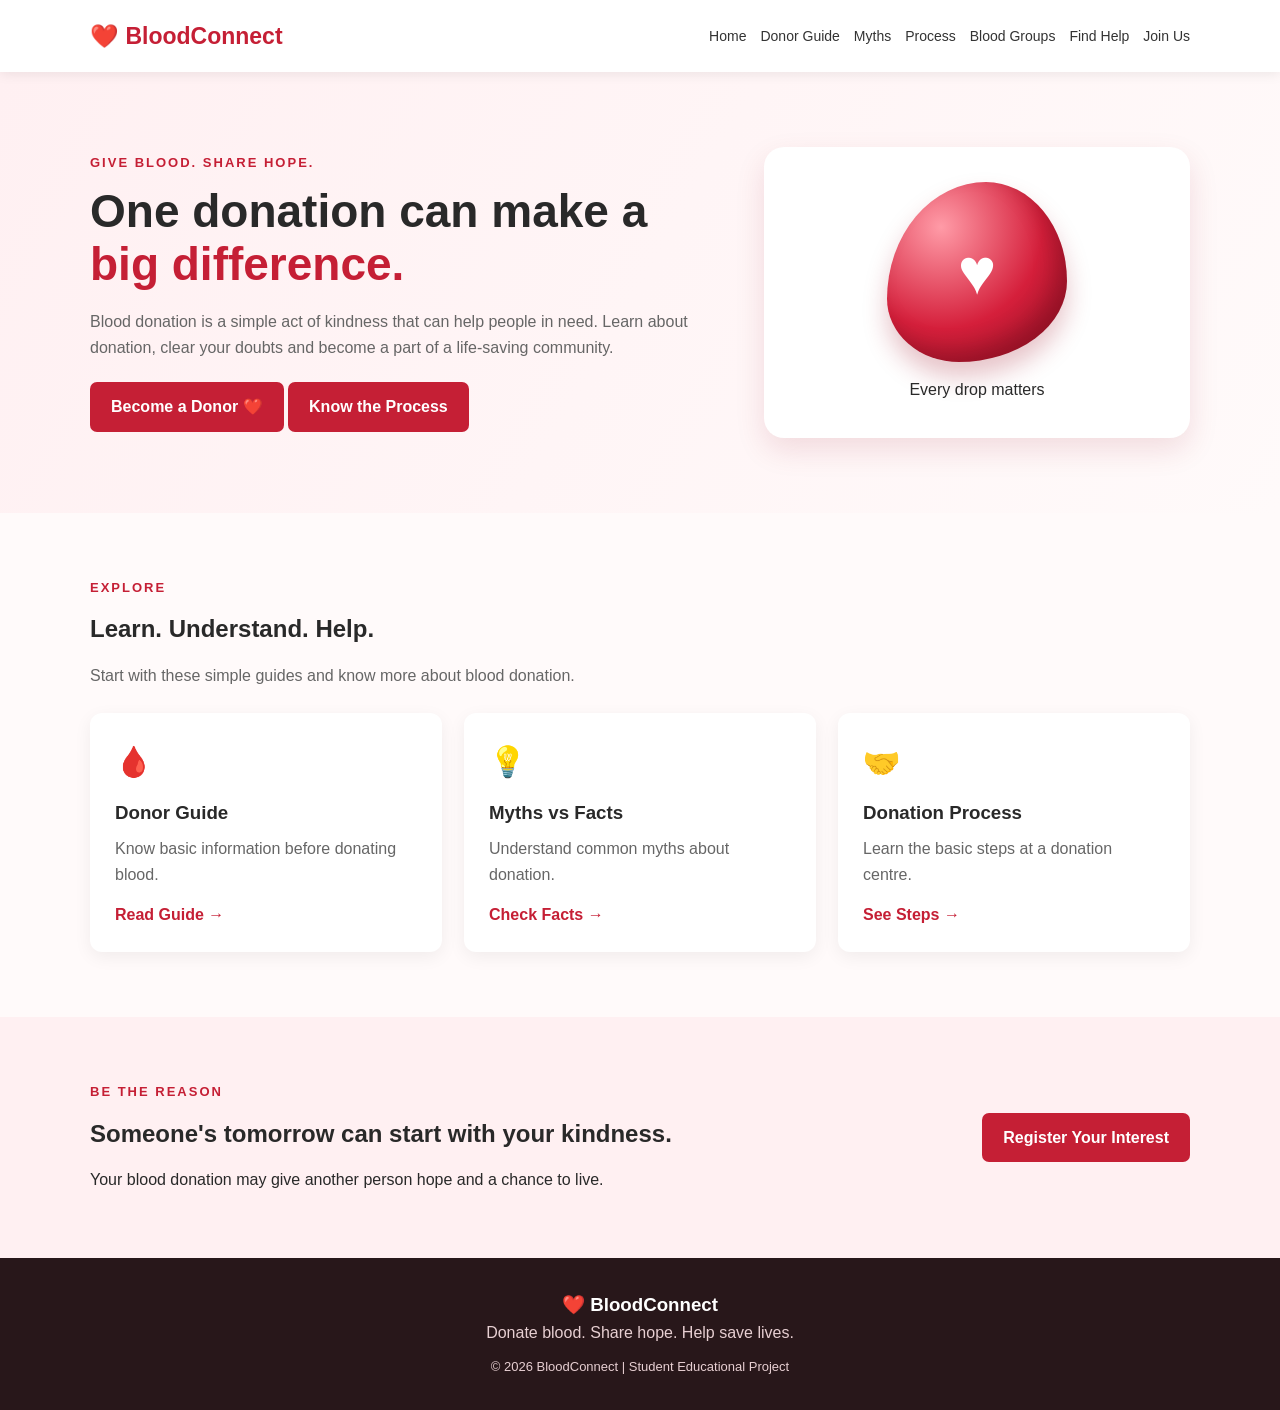
<file: index.html>
<!DOCTYPE html>
<html lang="en">
<head>
    <meta charset="UTF-8">
    <meta name="viewport" content="width=device-width, initial-scale=1.0">
    <title>BloodConnect - Home</title>
    <!-- Ye line HTML ko CSS file ke saath connect karti hai -->
    <link rel="stylesheet" href="style.css">
</head>
<body>
<header>
    <div class="container navbar">
        <a class="logo" href="index.html">❤️ BloodConnect</a>
        <nav>
            <a href="index.html">Home</a>
            <a href="donor-guide.html">Donor Guide</a>
            <a href="myths.html">Myths</a>
            <a href="process.html">Process</a>
            <a href="blood-groups.html">Blood Groups</a>
            <a href="find-help.html">Find Help</a>
            <a href="join.html">Join Us</a>
        </nav>
    </div>
</header>
<main>

<section class="hero">
    <div class="container hero-content">
        <div>
            <p class="tag">GIVE BLOOD. SHARE HOPE.</p>
            <h1>One donation can make a <span>big difference.</span></h1>
            <p class="intro">Blood donation is a simple act of kindness that can help people in need. Learn about donation, clear your doubts and become a part of a life-saving community.</p>
            <a class="button" href="join.html">Become a Donor ❤️</a>
            <a class="button" href="process.html">Know the Process</a>
        </div>
        <div class="blood-art">
            <div class="big-drop">♥</div>
            <p>Every drop matters</p>
        </div>
    </div>
</section>
<section class="section">
    <div class="container">
        <p class="tag">EXPLORE</p>
        <h2>Learn. Understand. Help.</h2>
        <p class="section-intro">Start with these simple guides and know more about blood donation.</p>
        <div class="card-grid">
            <div class="card"><div class="card-icon">🩸</div><h3>Donor Guide</h3><p>Know basic information before donating blood.</p><a href="donor-guide.html">Read Guide →</a></div>
            <div class="card"><div class="card-icon">💡</div><h3>Myths vs Facts</h3><p>Understand common myths about donation.</p><a href="myths.html">Check Facts →</a></div>
            <div class="card"><div class="card-icon">🤝</div><h3>Donation Process</h3><p>Learn the basic steps at a donation centre.</p><a href="process.html">See Steps →</a></div>
        </div>
    </div>
</section>
<section class="section soft-bg">
    <div class="container motivation"><div><p class="tag">BE THE REASON</p><h2>Someone's tomorrow can start with your kindness.</h2><p>Your blood donation may give another person hope and a chance to live.</p></div><a class="button" href="join.html#donor-form">Register Your Interest</a></div>
</section>

</main>
<footer>
    <div class="container">
        <h3>❤️ BloodConnect</h3>
        <p>Donate blood. Share hope. Help save lives.</p>
        <p class="copyright">© 2026 BloodConnect | Student Educational Project</p>
    </div>
</footer>
</body>
</html>
</file>
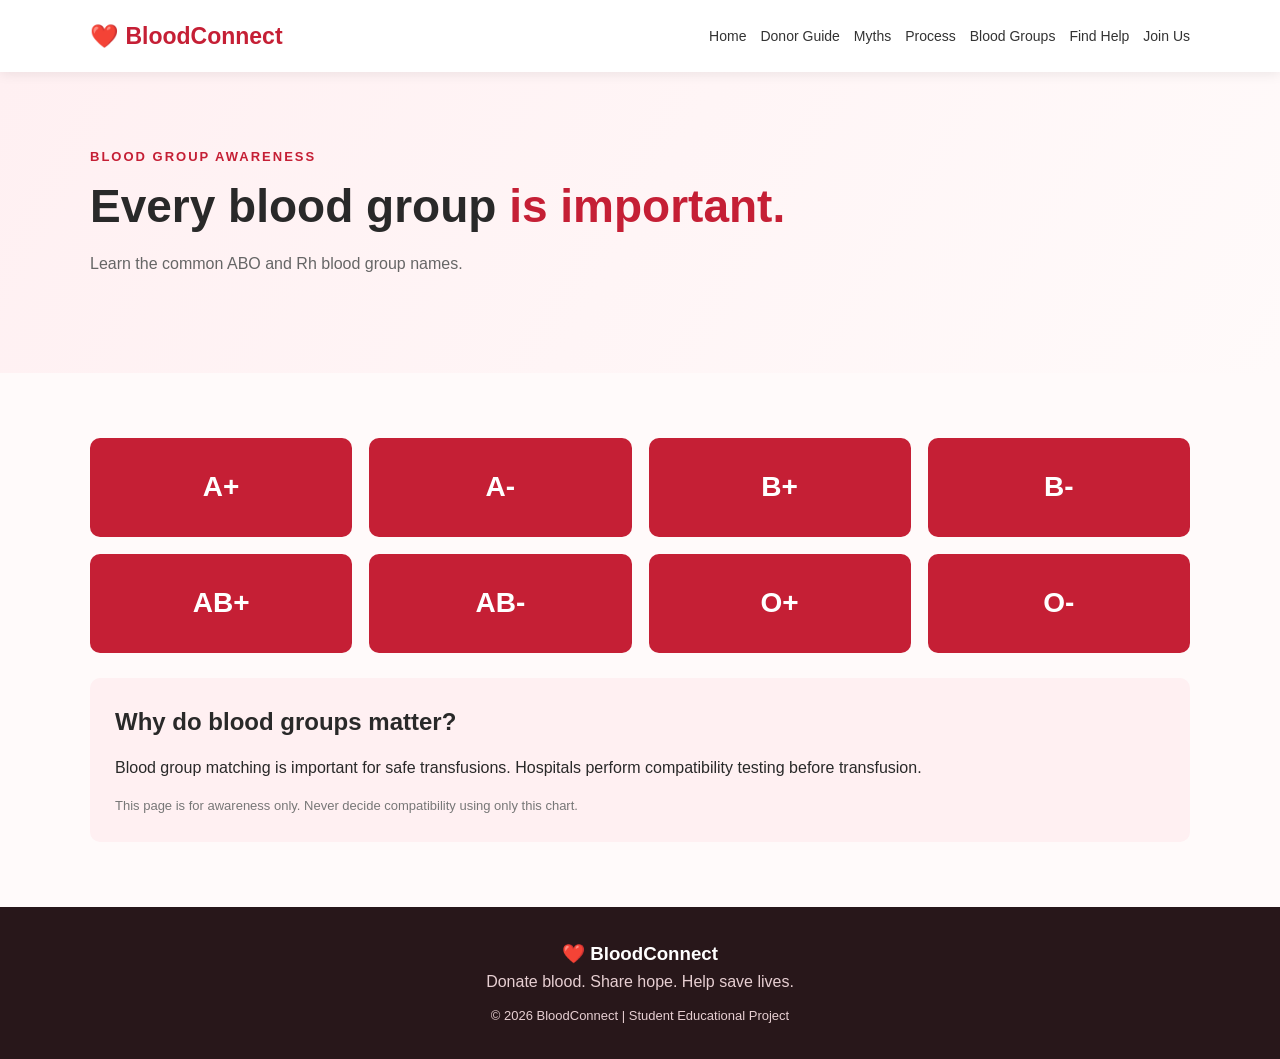
<file: blood-groups.html>
<!DOCTYPE html>
<html lang="en">
<head>
    <meta charset="UTF-8">
    <meta name="viewport" content="width=device-width, initial-scale=1.0">
    <title>BloodConnect - Blood Groups</title>
    <!-- Ye line HTML ko CSS file ke saath connect karti hai -->
    <link rel="stylesheet" href="style.css">
</head>
<body>
<header>
    <div class="container navbar">
        <a class="logo" href="index.html">❤️ BloodConnect</a>
        <nav>
            <a href="index.html">Home</a>
            <a href="donor-guide.html">Donor Guide</a>
            <a href="myths.html">Myths</a>
            <a href="process.html">Process</a>
            <a href="blood-groups.html">Blood Groups</a>
            <a href="find-help.html">Find Help</a>
            <a href="join.html">Join Us</a>
        </nav>
    </div>
</header>
<main>

<section class="page-heading"><div class="container"><p class="tag">BLOOD GROUP AWARENESS</p><h1>Every blood group <span>is important.</span></h1><p>Learn the common ABO and Rh blood group names.</p></div></section>
<section class="section"><div class="container"><div class="blood-grid">
<div class="blood-card">A+</div><div class="blood-card">A-</div><div class="blood-card">B+</div><div class="blood-card">B-</div><div class="blood-card">AB+</div><div class="blood-card">AB-</div><div class="blood-card">O+</div><div class="blood-card">O-</div>
</div><div class="info-box"><h2>Why do blood groups matter?</h2><p>Blood group matching is important for safe transfusions. Hospitals perform compatibility testing before transfusion.</p><p class="note">This page is for awareness only. Never decide compatibility using only this chart.</p></div></div></section>

</main>
<footer>
    <div class="container">
        <h3>❤️ BloodConnect</h3>
        <p>Donate blood. Share hope. Help save lives.</p>
        <p class="copyright">© 2026 BloodConnect | Student Educational Project</p>
    </div>
</footer>
</body>
</html>
</file>
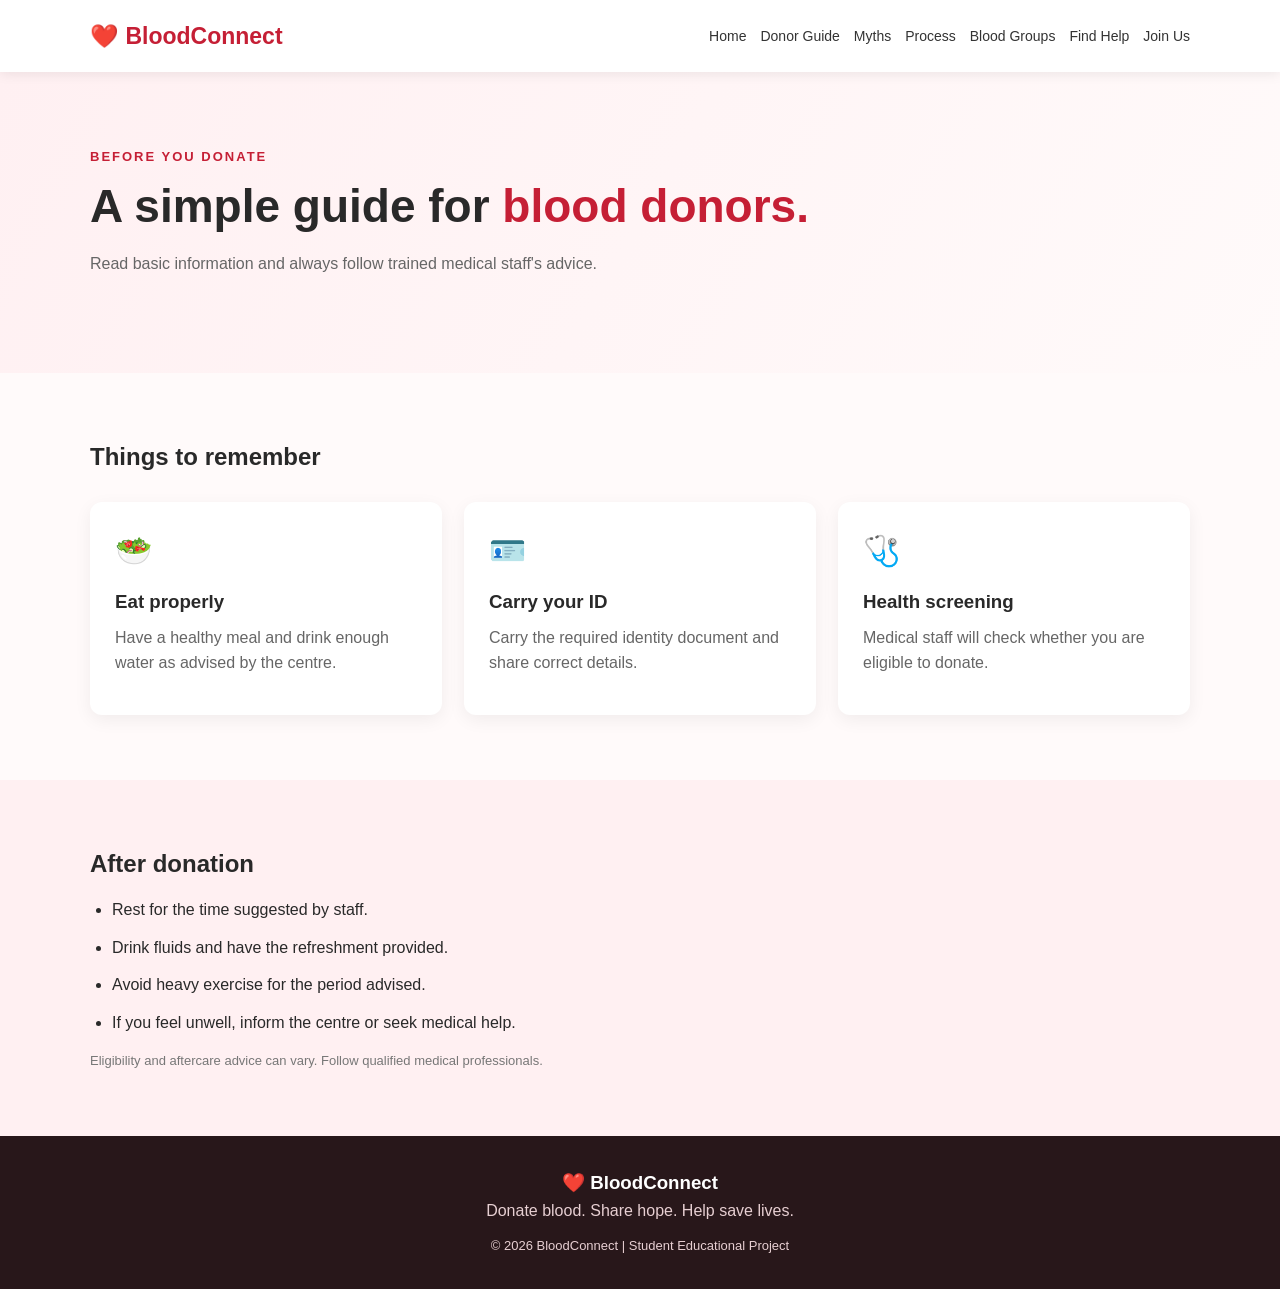
<file: donor-guide.html>
<!DOCTYPE html>
<html lang="en">
<head>
    <meta charset="UTF-8">
    <meta name="viewport" content="width=device-width, initial-scale=1.0">
    <title>BloodConnect - Donor Guide</title>
    <!-- Ye line HTML ko CSS file ke saath connect karti hai -->
    <link rel="stylesheet" href="style.css">
</head>
<body>
<header>
    <div class="container navbar">
        <a class="logo" href="index.html">❤️ BloodConnect</a>
        <nav>
            <a href="index.html">Home</a>
            <a href="donor-guide.html">Donor Guide</a>
            <a href="myths.html">Myths</a>
            <a href="process.html">Process</a>
            <a href="blood-groups.html">Blood Groups</a>
            <a href="find-help.html">Find Help</a>
            <a href="join.html">Join Us</a>
        </nav>
    </div>
</header>
<main>

<section class="page-heading"><div class="container"><p class="tag">BEFORE YOU DONATE</p><h1>A simple guide for <span>blood donors.</span></h1><p>Read basic information and always follow trained medical staff's advice.</p></div></section>
<section class="section"><div class="container"><h2>Things to remember</h2><div class="card-grid">
<div class="card"><div class="card-icon">🥗</div><h3>Eat properly</h3><p>Have a healthy meal and drink enough water as advised by the centre.</p></div>
<div class="card"><div class="card-icon">🪪</div><h3>Carry your ID</h3><p>Carry the required identity document and share correct details.</p></div>
<div class="card"><div class="card-icon">🩺</div><h3>Health screening</h3><p>Medical staff will check whether you are eligible to donate.</p></div>
</div></div></section>
<section class="section soft-bg"><div class="container"><h2>After donation</h2><ul class="simple-list"><li>Rest for the time suggested by staff.</li><li>Drink fluids and have the refreshment provided.</li><li>Avoid heavy exercise for the period advised.</li><li>If you feel unwell, inform the centre or seek medical help.</li></ul><p class="note">Eligibility and aftercare advice can vary. Follow qualified medical professionals.</p></div></section>

</main>
<footer>
    <div class="container">
        <h3>❤️ BloodConnect</h3>
        <p>Donate blood. Share hope. Help save lives.</p>
        <p class="copyright">© 2026 BloodConnect | Student Educational Project</p>
    </div>
</footer>
</body>
</html>
</file>
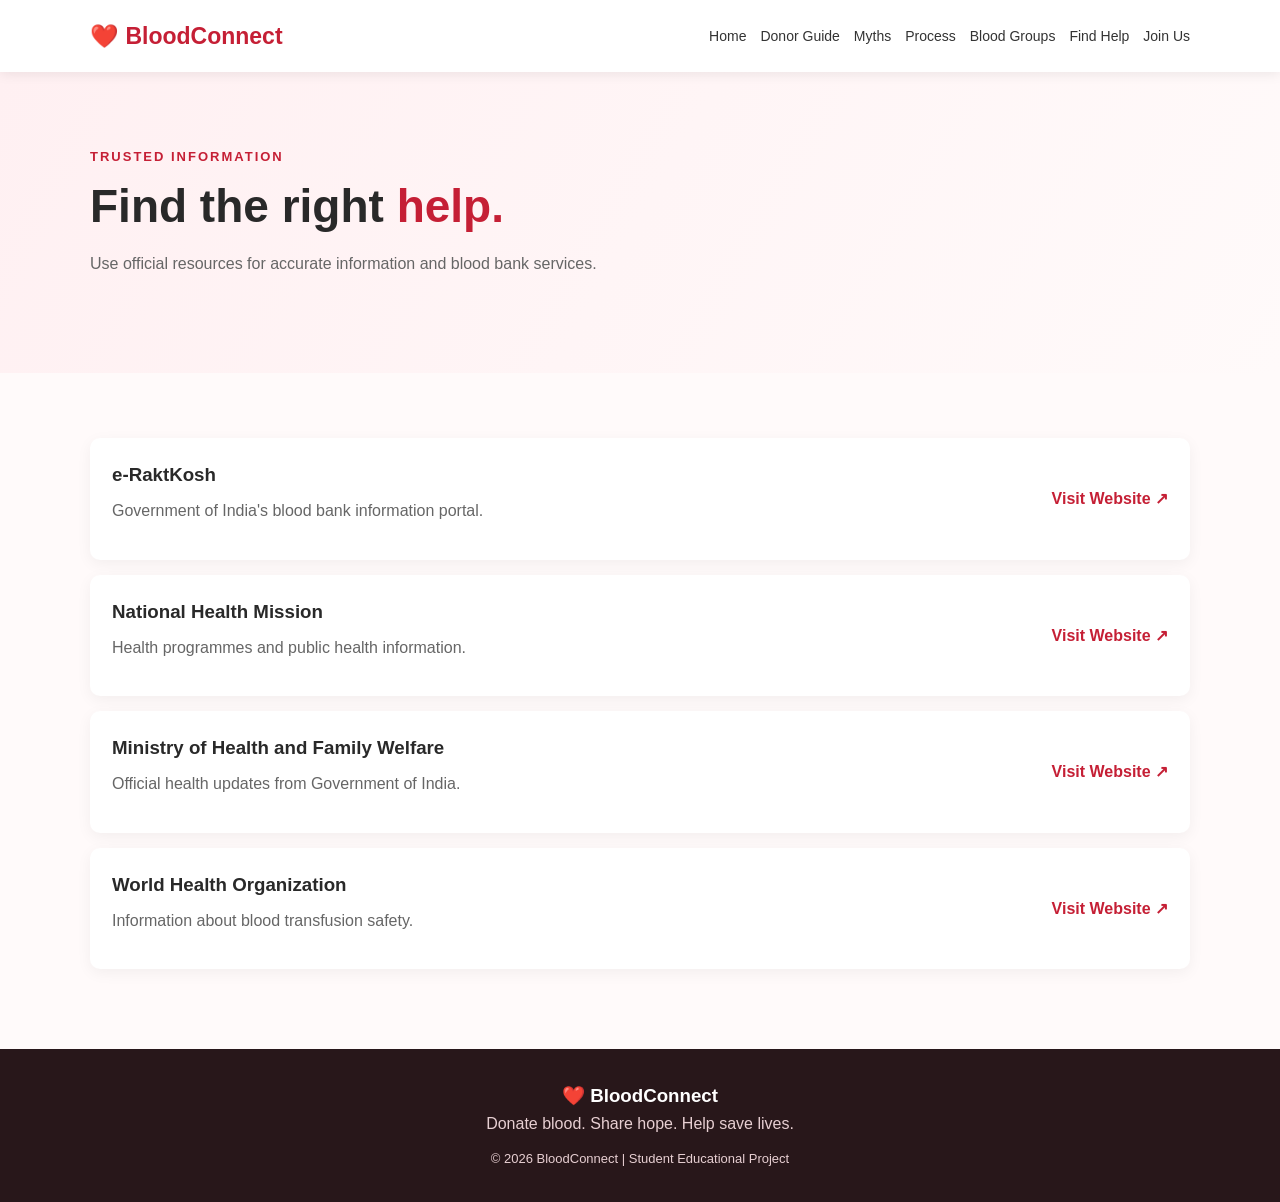
<file: find-help.html>
<!DOCTYPE html>
<html lang="en">
<head>
    <meta charset="UTF-8">
    <meta name="viewport" content="width=device-width, initial-scale=1.0">
    <title>BloodConnect - Find Help</title>
    <!-- Ye line HTML ko CSS file ke saath connect karti hai -->
    <link rel="stylesheet" href="style.css">
</head>
<body>
<header>
    <div class="container navbar">
        <a class="logo" href="index.html">❤️ BloodConnect</a>
        <nav>
            <a href="index.html">Home</a>
            <a href="donor-guide.html">Donor Guide</a>
            <a href="myths.html">Myths</a>
            <a href="process.html">Process</a>
            <a href="blood-groups.html">Blood Groups</a>
            <a href="find-help.html">Find Help</a>
            <a href="join.html">Join Us</a>
        </nav>
    </div>
</header>
<main>

<section class="page-heading"><div class="container"><p class="tag">TRUSTED INFORMATION</p><h1>Find the right <span>help.</span></h1><p>Use official resources for accurate information and blood bank services.</p></div></section>
<section class="section"><div class="container">
<div class="resource"><div><h3>e-RaktKosh</h3><p>Government of India's blood bank information portal.</p></div><a href="https://eraktkosh.mohfw.gov.in/" target="_blank" rel="noopener">Visit Website ↗</a></div>
<div class="resource"><div><h3>National Health Mission</h3><p>Health programmes and public health information.</p></div><a href="https://nhm.gov.in/" target="_blank" rel="noopener">Visit Website ↗</a></div>
<div class="resource"><div><h3>Ministry of Health and Family Welfare</h3><p>Official health updates from Government of India.</p></div><a href="https://www.mohfw.gov.in/" target="_blank" rel="noopener">Visit Website ↗</a></div>
<div class="resource"><div><h3>World Health Organization</h3><p>Information about blood transfusion safety.</p></div><a href="https://www.who.int/health-topics/blood-transfusion-safety" target="_blank" rel="noopener">Visit Website ↗</a></div>
</div></section>

</main>
<footer>
    <div class="container">
        <h3>❤️ BloodConnect</h3>
        <p>Donate blood. Share hope. Help save lives.</p>
        <p class="copyright">© 2026 BloodConnect | Student Educational Project</p>
    </div>
</footer>
</body>
</html>
</file>
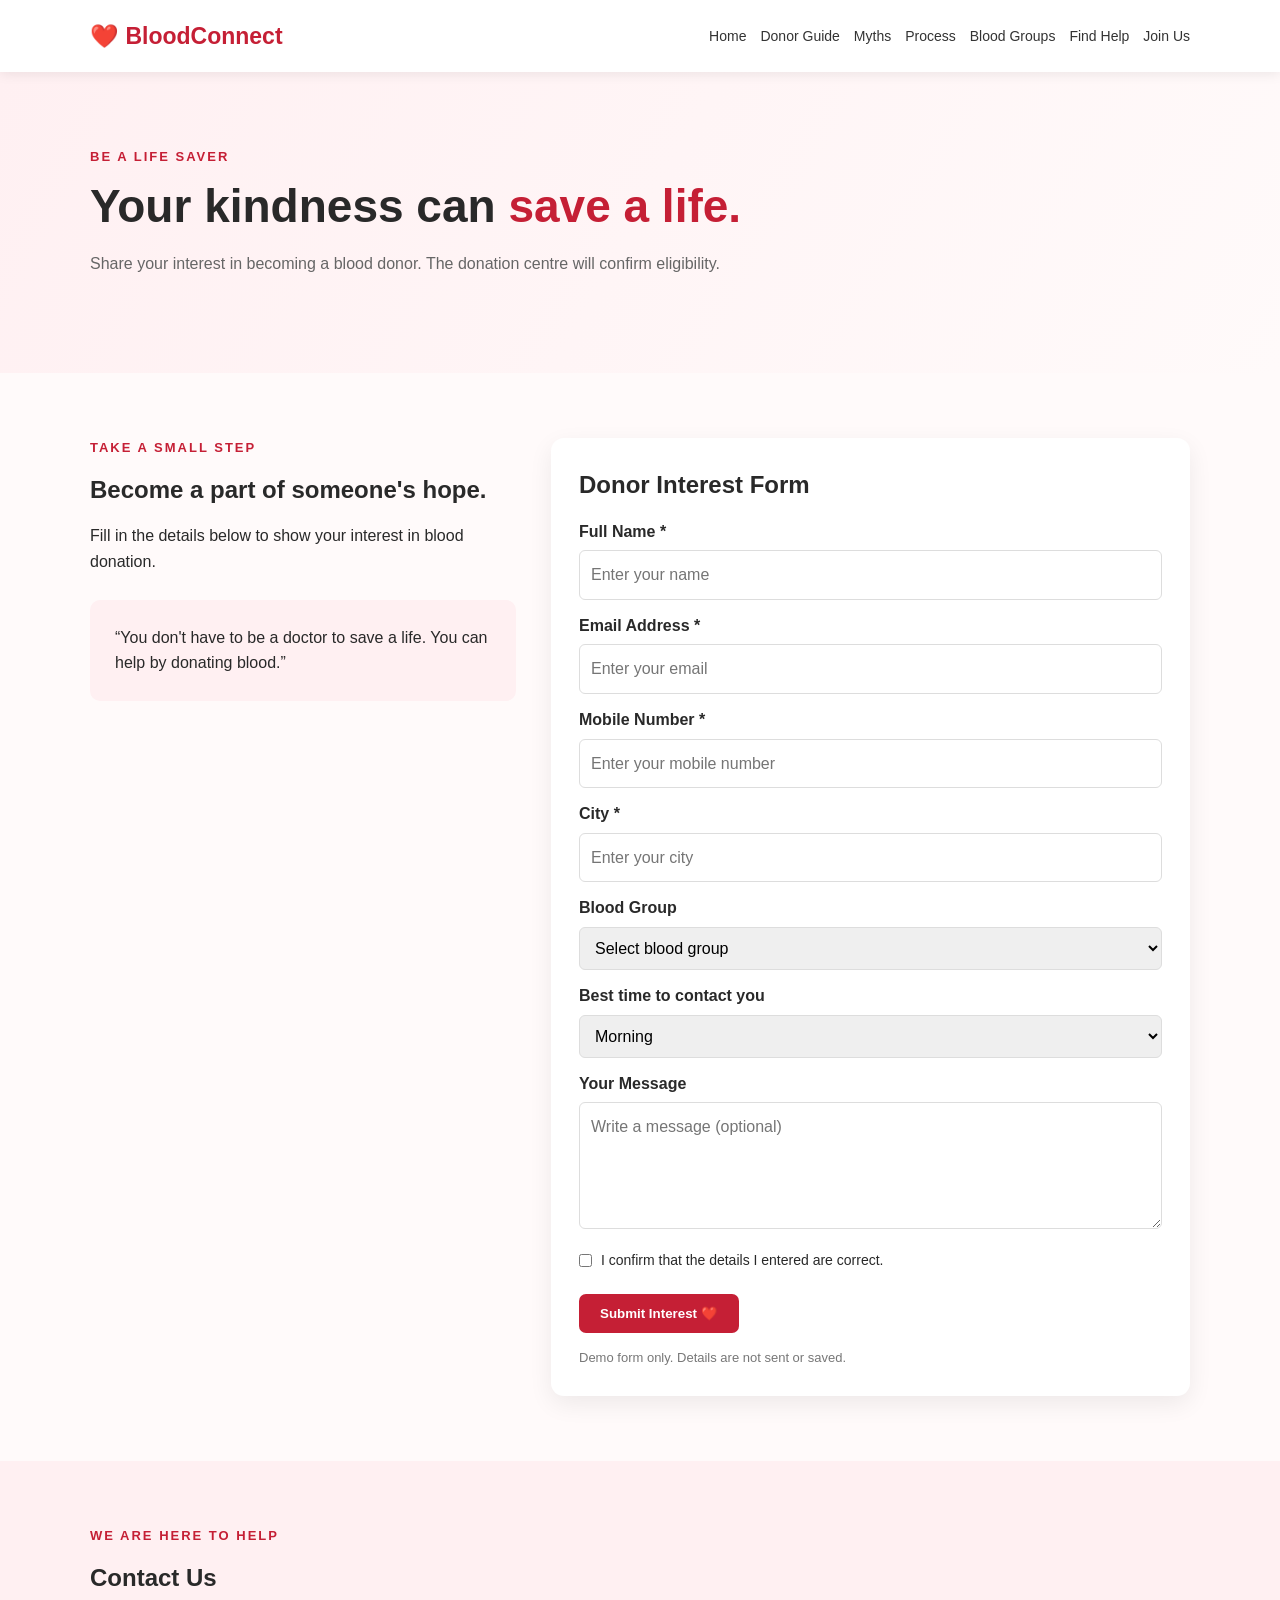
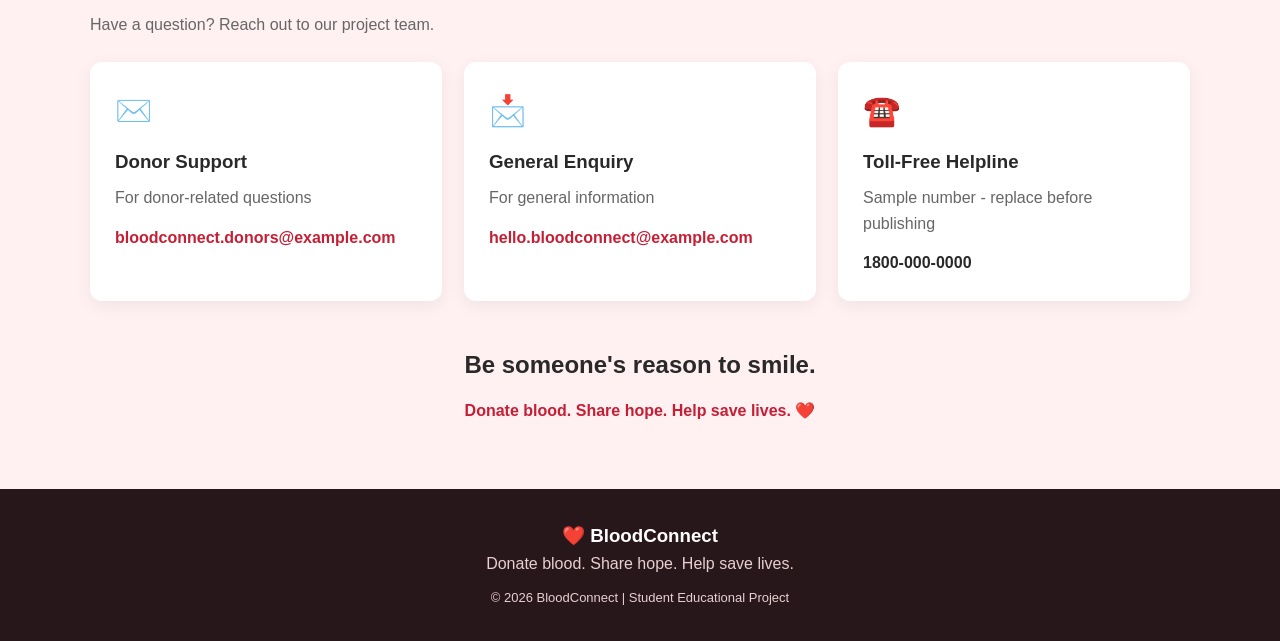
<file: join.html>
<!DOCTYPE html>
<html lang="en">
<head>
    <meta charset="UTF-8">
    <meta name="viewport" content="width=device-width, initial-scale=1.0">
    <title>BloodConnect - Join Us</title>
    <!-- Ye line HTML ko CSS file ke saath connect karti hai -->
    <link rel="stylesheet" href="style.css">
</head>
<body>
<header>
    <div class="container navbar">
        <a class="logo" href="index.html">❤️ BloodConnect</a>
        <nav>
            <a href="index.html">Home</a>
            <a href="donor-guide.html">Donor Guide</a>
            <a href="myths.html">Myths</a>
            <a href="process.html">Process</a>
            <a href="blood-groups.html">Blood Groups</a>
            <a href="find-help.html">Find Help</a>
            <a href="join.html">Join Us</a>
        </nav>
    </div>
</header>
<main>

<section class="page-heading"><div class="container"><p class="tag">BE A LIFE SAVER</p><h1>Your kindness can <span>save a life.</span></h1><p>Share your interest in becoming a blood donor. The donation centre will confirm eligibility.</p></div></section>
<section class="section" id="donor-form"><div class="container form-layout">
<div><p class="tag">TAKE A SMALL STEP</p><h2>Become a part of someone's hope.</h2><p>Fill in the details below to show your interest in blood donation.</p><div class="quote-box">“You don't have to be a doctor to save a life. You can help by donating blood.”</div></div>
<form class="donor-form" action="#" method="get">
<h2>Donor Interest Form</h2>
<label for="name">Full Name *</label><input id="name" name="name" type="text" placeholder="Enter your name" required>
<label for="email">Email Address *</label><input id="email" name="email" type="email" placeholder="Enter your email" required>
<label for="phone">Mobile Number *</label><input id="phone" name="phone" type="tel" placeholder="Enter your mobile number" required>
<label for="city">City *</label><input id="city" name="city" type="text" placeholder="Enter your city" required>
<label for="blood">Blood Group</label><select id="blood" name="blood-group"><option value="">Select blood group</option><option>A+</option><option>A-</option><option>B+</option><option>B-</option><option>AB+</option><option>AB-</option><option>O+</option><option>O-</option></select>
<label for="time">Best time to contact you</label><select id="time" name="time"><option>Morning</option><option>Afternoon</option><option>Evening</option></select>
<label for="message">Your Message</label><textarea id="message" name="message" rows="4" placeholder="Write a message (optional)"></textarea>
<label class="check-label"><input type="checkbox" required> I confirm that the details I entered are correct.</label>
<button class="button" type="submit">Submit Interest ❤️</button>
<p class="form-note">Demo form only. Details are not sent or saved.</p>
</form>
</div></section>
<section class="section soft-bg" id="contact"><div class="container"><p class="tag">WE ARE HERE TO HELP</p><h2>Contact Us</h2><p class="section-intro">Have a question? Reach out to our project team.</p>
<div class="card-grid">
<div class="card"><div class="card-icon">✉️</div><h3>Donor Support</h3><p>For donor-related questions</p><a href="mailto:bloodconnect.donors@example.com">bloodconnect.donors@example.com</a></div>
<div class="card"><div class="card-icon">📩</div><h3>General Enquiry</h3><p>For general information</p><a href="mailto:hello.bloodconnect@example.com">hello.bloodconnect@example.com</a></div>
<div class="card"><div class="card-icon">☎️</div><h3>Toll-Free Helpline</h3><p>Sample number - replace before publishing</p><strong>1800-000-0000</strong></div>
</div>
<div class="final-message"><h2>Be someone's reason to smile.</h2><p>Donate blood. Share hope. Help save lives. ❤️</p></div>
</div></section>

</main>
<footer>
    <div class="container">
        <h3>❤️ BloodConnect</h3>
        <p>Donate blood. Share hope. Help save lives.</p>
        <p class="copyright">© 2026 BloodConnect | Student Educational Project</p>
    </div>
</footer>
</body>
</html>
</file>
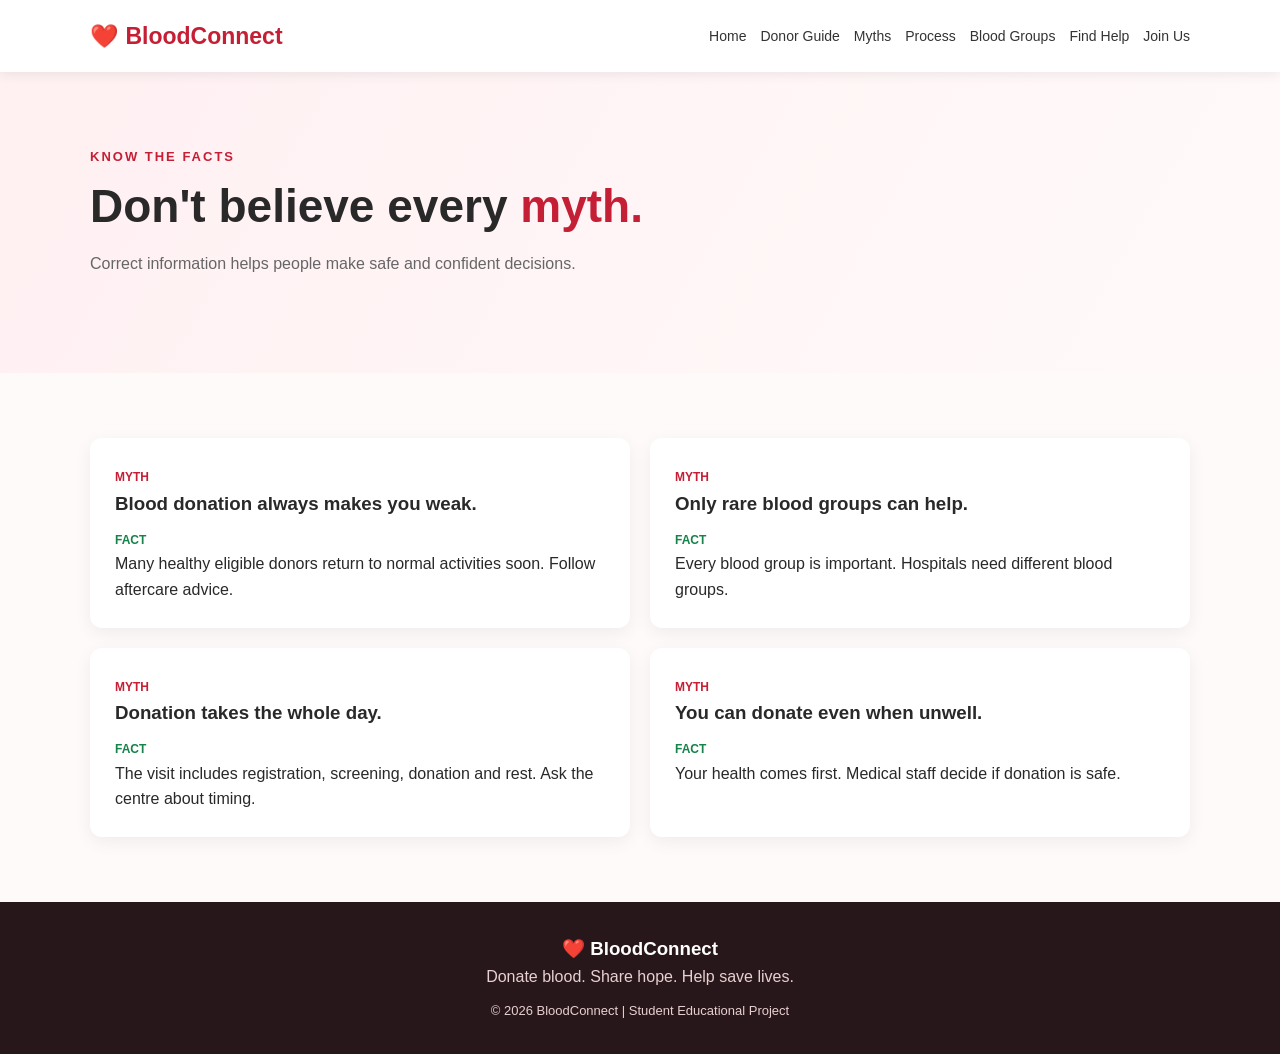
<file: myths.html>
<!DOCTYPE html>
<html lang="en">
<head>
    <meta charset="UTF-8">
    <meta name="viewport" content="width=device-width, initial-scale=1.0">
    <title>BloodConnect - Myths vs Facts</title>
    <!-- Ye line HTML ko CSS file ke saath connect karti hai -->
    <link rel="stylesheet" href="style.css">
</head>
<body>
<header>
    <div class="container navbar">
        <a class="logo" href="index.html">❤️ BloodConnect</a>
        <nav>
            <a href="index.html">Home</a>
            <a href="donor-guide.html">Donor Guide</a>
            <a href="myths.html">Myths</a>
            <a href="process.html">Process</a>
            <a href="blood-groups.html">Blood Groups</a>
            <a href="find-help.html">Find Help</a>
            <a href="join.html">Join Us</a>
        </nav>
    </div>
</header>
<main>

<section class="page-heading"><div class="container"><p class="tag">KNOW THE FACTS</p><h1>Don't believe every <span>myth.</span></h1><p>Correct information helps people make safe and confident decisions.</p></div></section>
<section class="section"><div class="container myth-grid">
<div class="myth-card"><span class="myth-label">MYTH</span><h3>Blood donation always makes you weak.</h3><span class="fact-label">FACT</span><p>Many healthy eligible donors return to normal activities soon. Follow aftercare advice.</p></div>
<div class="myth-card"><span class="myth-label">MYTH</span><h3>Only rare blood groups can help.</h3><span class="fact-label">FACT</span><p>Every blood group is important. Hospitals need different blood groups.</p></div>
<div class="myth-card"><span class="myth-label">MYTH</span><h3>Donation takes the whole day.</h3><span class="fact-label">FACT</span><p>The visit includes registration, screening, donation and rest. Ask the centre about timing.</p></div>
<div class="myth-card"><span class="myth-label">MYTH</span><h3>You can donate even when unwell.</h3><span class="fact-label">FACT</span><p>Your health comes first. Medical staff decide if donation is safe.</p></div>
</div></section>

</main>
<footer>
    <div class="container">
        <h3>❤️ BloodConnect</h3>
        <p>Donate blood. Share hope. Help save lives.</p>
        <p class="copyright">© 2026 BloodConnect | Student Educational Project</p>
    </div>
</footer>
</body>
</html>
</file>
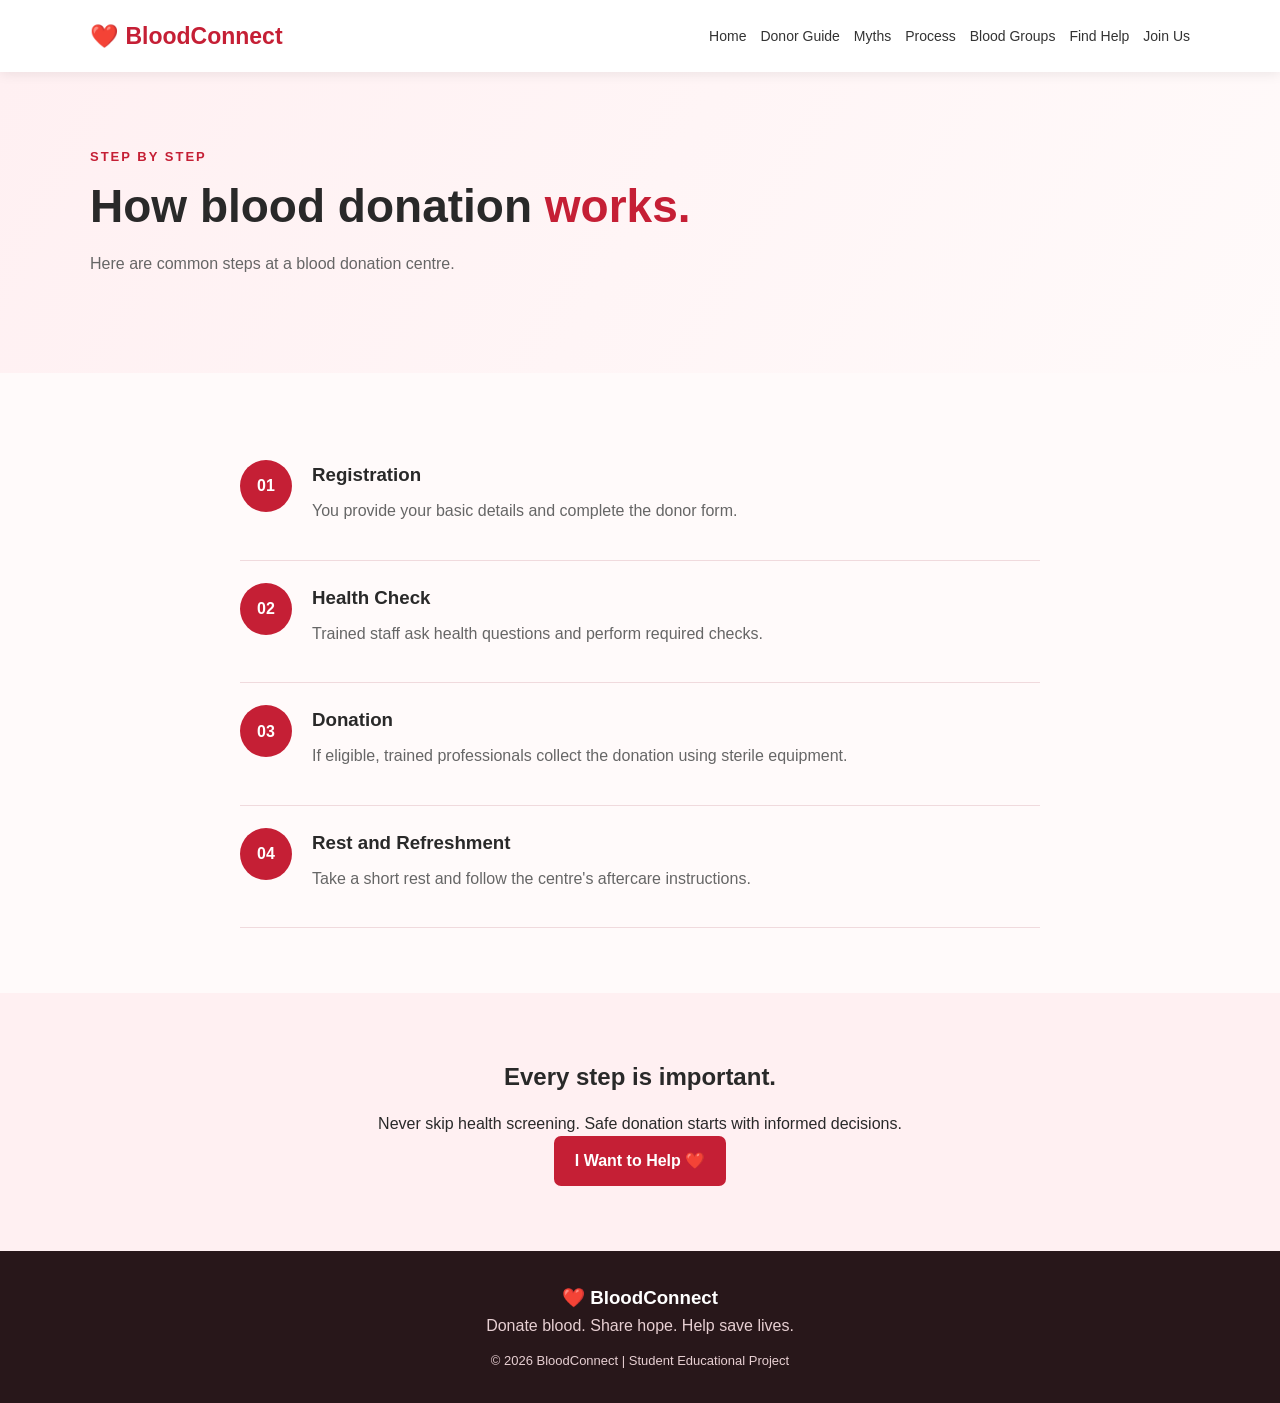
<file: process.html>
<!DOCTYPE html>
<html lang="en">
<head>
    <meta charset="UTF-8">
    <meta name="viewport" content="width=device-width, initial-scale=1.0">
    <title>BloodConnect - Donation Process</title>
    <!-- Ye line HTML ko CSS file ke saath connect karti hai -->
    <link rel="stylesheet" href="style.css">
</head>
<body>
<header>
    <div class="container navbar">
        <a class="logo" href="index.html">❤️ BloodConnect</a>
        <nav>
            <a href="index.html">Home</a>
            <a href="donor-guide.html">Donor Guide</a>
            <a href="myths.html">Myths</a>
            <a href="process.html">Process</a>
            <a href="blood-groups.html">Blood Groups</a>
            <a href="find-help.html">Find Help</a>
            <a href="join.html">Join Us</a>
        </nav>
    </div>
</header>
<main>

<section class="page-heading"><div class="container"><p class="tag">STEP BY STEP</p><h1>How blood donation <span>works.</span></h1><p>Here are common steps at a blood donation centre.</p></div></section>
<section class="section"><div class="container steps">
<div class="step"><div class="step-number">01</div><div><h3>Registration</h3><p>You provide your basic details and complete the donor form.</p></div></div>
<div class="step"><div class="step-number">02</div><div><h3>Health Check</h3><p>Trained staff ask health questions and perform required checks.</p></div></div>
<div class="step"><div class="step-number">03</div><div><h3>Donation</h3><p>If eligible, trained professionals collect the donation using sterile equipment.</p></div></div>
<div class="step"><div class="step-number">04</div><div><h3>Rest and Refreshment</h3><p>Take a short rest and follow the centre's aftercare instructions.</p></div></div>
</div></section>
<section class="section soft-bg center"><div class="container"><h2>Every step is important.</h2><p>Never skip health screening. Safe donation starts with informed decisions.</p><a class="button" href="join.html">I Want to Help ❤️</a></div></section>

</main>
<footer>
    <div class="container">
        <h3>❤️ BloodConnect</h3>
        <p>Donate blood. Share hope. Help save lives.</p>
        <p class="copyright">© 2026 BloodConnect | Student Educational Project</p>
    </div>
</footer>
</body>
</html>
</file>
<file: style.css>
/* BloodConnect ki CSS file
   Yahan hum website ke colours, layout aur effects set kar rahe hain.
*/

/* Sabhi elements ki extra spacing reset kar di */
* {
    margin: 0;
    padding: 0;
    box-sizing: border-box;
}

/* Puri website ka basic look */
body {
    font-family: Arial, sans-serif;
    background: #fffafa;
    color: #292929;
    line-height: 1.6;
}

.container {
    width: 90%;
    max-width: 1100px;
    margin: auto;
}

/* Upar wala navigation bar */
header {
    background: white;
    box-shadow: 0 2px 12px rgba(0,0,0,0.08);
    position: sticky;
    top: 0;
    z-index: 10;
}

.navbar {
    min-height: 72px;
    display: flex;
    justify-content: space-between;
    align-items: center;
    gap: 20px;
}

.logo {
    color: #c51f35;
    font-size: 23px;
    font-weight: bold;
    text-decoration: none;
}

nav {
    display: flex;
    flex-wrap: wrap;
    gap: 14px;
}

nav a {
    color: #333;
    text-decoration: none;
    font-size: 14px;
    transition: color 0.3s;
}

/* Mouse le jane par link ka colour change hoga */
nav a:hover {
    color: #c51f35;
}

/* Home page ka welcome section */
.hero, .page-heading {
    background: linear-gradient(120deg, #fff0f2, #fffafa);
    padding: 75px 0;
}

.hero-content {
    display: grid;
    grid-template-columns: 1.2fr 0.8fr;
    align-items: center;
    gap: 35px;
}

.tag {
    color: #c51f35;
    font-size: 13px;
    font-weight: bold;
    letter-spacing: 2px;
    margin-bottom: 12px;
}

h1 {
    font-size: 46px;
    line-height: 1.15;
    margin-bottom: 18px;
}

h1 span {
    color: #c51f35;
}

h2 {
    margin-bottom: 14px;
}

.intro, .page-heading p:last-child {
    color: #666;
    max-width: 650px;
    margin-bottom: 22px;
}

/* Buttons ka common design */
.button {
    display: inline-block;
    background: #c51f35;
    color: white;
    padding: 12px 21px;
    border: none;
    border-radius: 7px;
    text-decoration: none;
    font-weight: bold;
    cursor: pointer;
    transition: background 0.3s, transform 0.3s, box-shadow 0.3s;
}

/* Hover effect: button thoda upar aata hai */
.button:hover {
    background: #941629;
    transform: translateY(-3px);
    box-shadow: 0 8px 18px rgba(197,31,53,0.25);
}

/* Click karne par button dabta hua lagega */
.button:active {
    background: #6f1020;
    transform: scale(0.96);
}

/* CSS se banaya hua decorative blood drop */
.blood-art {
    background: white;
    padding: 35px;
    border-radius: 20px;
    text-align: center;
    box-shadow: 0 12px 30px rgba(150,20,40,0.12);
}

.big-drop {
    width: 180px;
    height: 180px;
    margin: 0 auto 15px;
    border-radius: 55% 45% 60% 40% / 65% 55% 45% 35%;
    background: radial-gradient(circle at 30% 25%, #ff9ba7, #d51f3b 55%, #8e1024);
    box-shadow: inset -12px -12px 20px rgba(70,0,10,0.25),
                0 15px 25px rgba(160,20,40,0.25);
    display: flex;
    align-items: center;
    justify-content: center;
    color: white;
    font-size: 65px;
    animation: floatDrop 3s ease-in-out infinite;
}

/* Drop ko halka upar neeche move karne ki animation */
@keyframes floatDrop {
    0%, 100% { transform: translateY(0) rotate(0); }
    50% { transform: translateY(-14px) rotate(5deg); }
}

.section {
    padding: 65px 0;
}

.section-intro {
    color: #666;
    margin-bottom: 25px;
}

.card-grid {
    display: grid;
    grid-template-columns: repeat(3, 1fr);
    gap: 22px;
    margin-top: 25px;
}

.card {
    background: white;
    padding: 25px;
    border-radius: 12px;
    box-shadow: 0 5px 18px rgba(0,0,0,0.06);
    transition: transform 0.3s, box-shadow 0.3s;
}

/* Cards par hover effect */
.card:hover {
    transform: translateY(-7px);
    box-shadow: 0 12px 25px rgba(120,20,35,0.13);
}

.card-icon {
    font-size: 30px;
    margin-bottom: 12px;
}

.card p, .step p, .resource p {
    color: #666;
    margin: 8px 0 14px;
}

.card a, .resource a {
    color: #c51f35;
    text-decoration: none;
    font-weight: bold;
}

.soft-bg {
    background: #fff0f2;
}

.motivation {
    display: flex;
    align-items: center;
    justify-content: space-between;
    gap: 25px;
}

/* Inner pages ke simple list items */
.simple-list {
    padding-left: 22px;
}

.simple-list li {
    margin: 12px 0;
}

.note, .form-note {
    color: #777;
    font-size: 13px;
    margin-top: 15px;
}

/* Myths aur facts ke boxes */
.myth-grid {
    display: grid;
    grid-template-columns: repeat(2, 1fr);
    gap: 20px;
}

.myth-card {
    background: white;
    padding: 25px;
    border-radius: 12px;
    box-shadow: 0 5px 18px rgba(0,0,0,0.06);
    transition: transform 0.3s;
}

.myth-card:hover {
    transform: translateY(-5px);
}

.myth-label {
    color: #c51f35;
    font-size: 12px;
    font-weight: bold;
}

.fact-label {
    display: inline-block;
    color: #16834a;
    font-size: 12px;
    font-weight: bold;
    margin-top: 12px;
}

/* Donation process ke steps */
.steps {
    max-width: 800px;
}

.step {
    display: flex;
    gap: 20px;
    padding: 22px 0;
    border-bottom: 1px solid #f0dadd;
}

.step-number {
    min-width: 52px;
    height: 52px;
    border-radius: 50%;
    background: #c51f35;
    color: white;
    display: flex;
    align-items: center;
    justify-content: center;
    font-weight: bold;
}

/* Blood group ke boxes */
.blood-grid {
    display: grid;
    grid-template-columns: repeat(4, 1fr);
    gap: 17px;
}

.blood-card {
    background: #c51f35;
    color: white;
    text-align: center;
    padding: 27px;
    font-size: 28px;
    font-weight: bold;
    border-radius: 10px;
    transition: transform 0.3s, background 0.3s;
}

.blood-card:hover {
    background: #941629;
    transform: scale(1.05);
}

.info-box, .quote-box {
    background: #fff0f2;
    padding: 25px;
    border-radius: 10px;
    margin-top: 25px;
}

/* Official websites ki list */
.resource {
    background: white;
    padding: 22px;
    margin-bottom: 15px;
    border-radius: 10px;
    display: flex;
    justify-content: space-between;
    align-items: center;
    gap: 20px;
    box-shadow: 0 4px 15px rgba(0,0,0,0.05);
}

/* Donor form ka layout */
.form-layout {
    display: grid;
    grid-template-columns: 0.8fr 1.2fr;
    gap: 35px;
    align-items: start;
}

.donor-form {
    background: white;
    padding: 28px;
    border-radius: 13px;
    box-shadow: 0 8px 25px rgba(0,0,0,0.07);
}

.donor-form label {
    display: block;
    font-weight: bold;
    margin: 13px 0 6px;
}

.donor-form input,
.donor-form select,
.donor-form textarea {
    width: 100%;
    padding: 11px;
    border: 1px solid #ddd;
    border-radius: 6px;
    font: inherit;
}

.donor-form input:focus,
.donor-form select:focus,
.donor-form textarea:focus {
    outline: 2px solid #e9a0aa;
    border-color: #c51f35;
}

.donor-form .check-label {
    display: flex;
    align-items: center;
    gap: 9px;
    font-weight: normal;
    font-size: 14px;
}

.donor-form .check-label input {
    width: auto;
}

.donor-form button {
    margin-top: 16px;
}

.center, .final-message {
    text-align: center;
}

.final-message {
    margin-top: 45px;
}

.final-message p {
    color: #c51f35;
    font-weight: bold;
}

/* Website ka footer */
footer {
    background: #28171a;
    color: white;
    text-align: center;
    padding: 32px 0;
}

footer p {
    color: #e7cfd2;
}

.copyright {
    font-size: 13px;
    margin-top: 12px;
}

/* Mobile par layout ko adjust kar rahe hain */
@media (max-width: 800px) {
    .navbar {
        flex-direction: column;
        padding: 15px 0;
    }

    nav {
        justify-content: center;
    }

    .hero-content, .form-layout {
        grid-template-columns: 1fr;
    }

    .card-grid {
        grid-template-columns: 1fr 1fr;
    }

    .motivation {
        flex-direction: column;
        align-items: flex-start;
    }

    h1 {
        font-size: 36px;
    }
}

@media (max-width: 550px) {
    .card-grid, .myth-grid {
        grid-template-columns: 1fr;
    }

    .blood-grid {
        grid-template-columns: 1fr 1fr;
    }

    .resource {
        flex-direction: column;
        align-items: flex-start;
    }

    h1 {
        font-size: 31px;
    }
}

/* Agar kisi ko animations pasand nahi to unke liye */
@media (prefers-reduced-motion: reduce) {
    * {
        animation: none !important;
        transition: none !important;
    }
}
</file>
